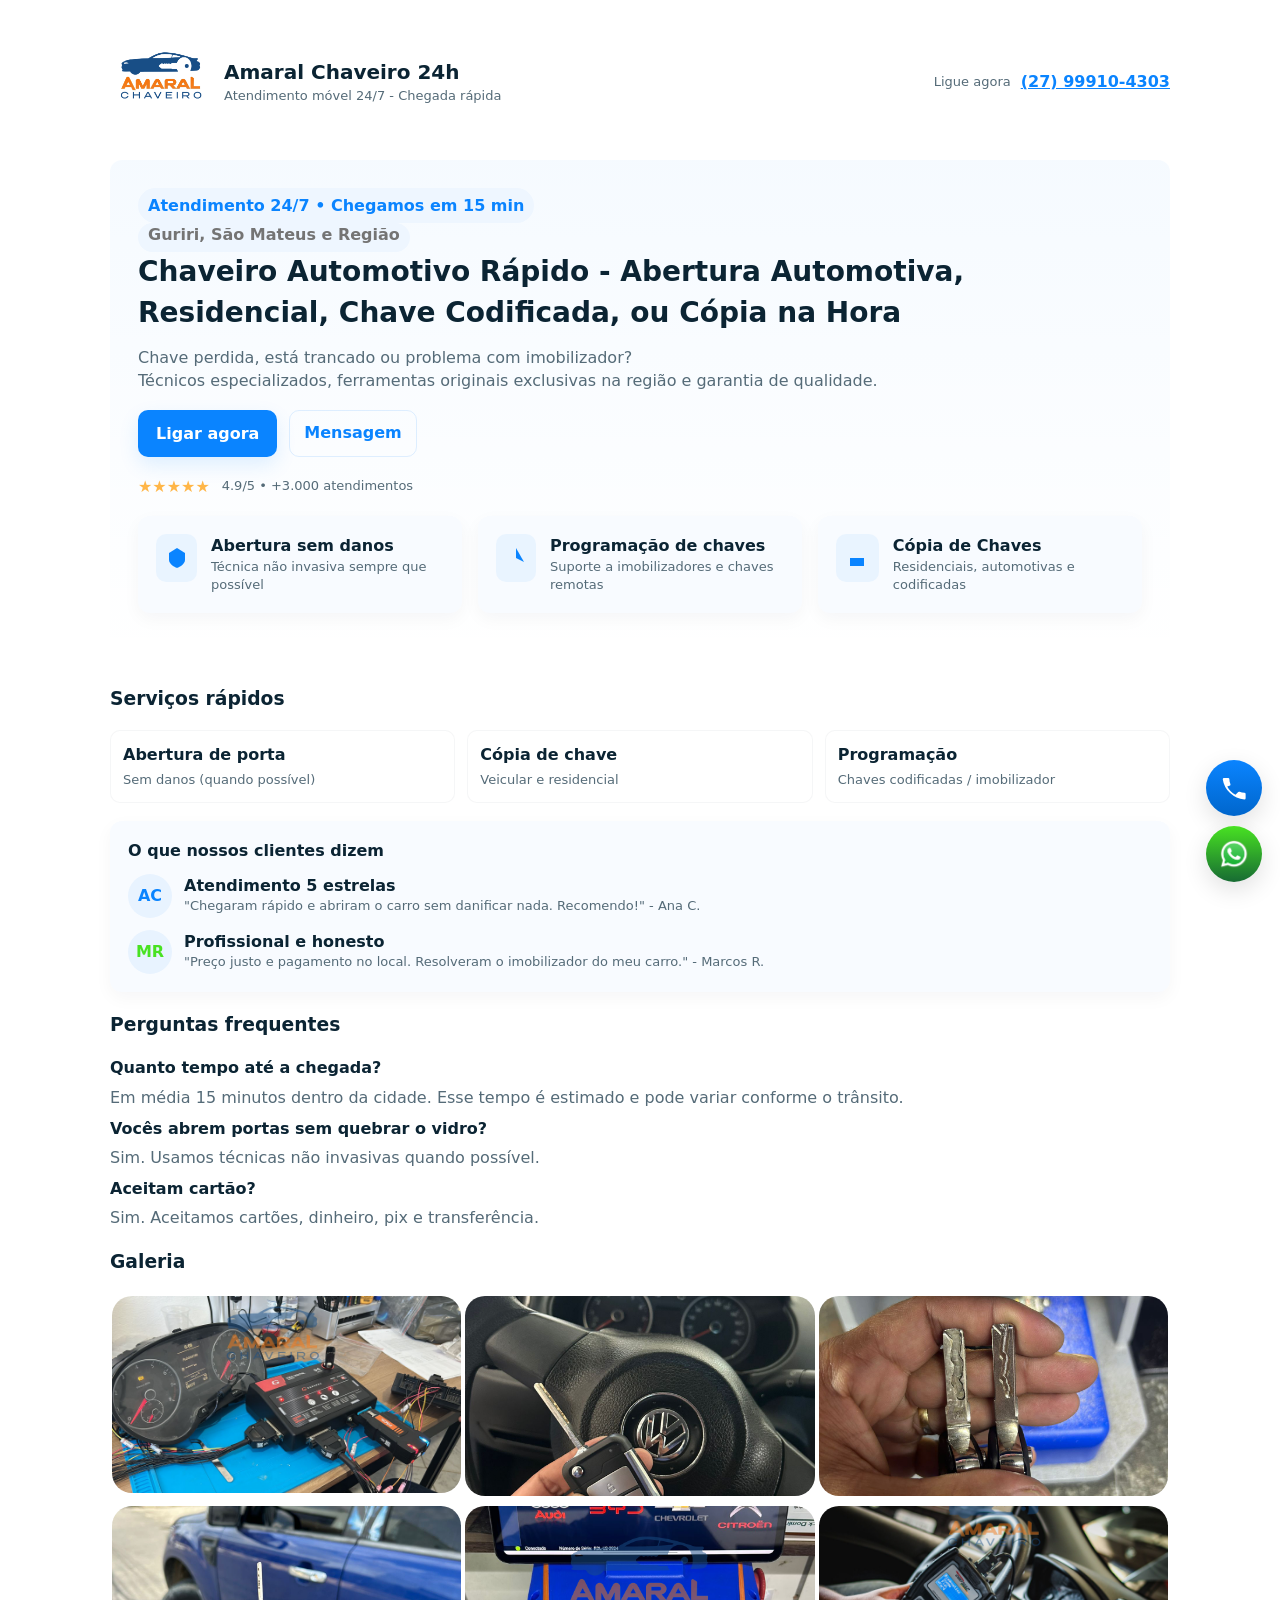
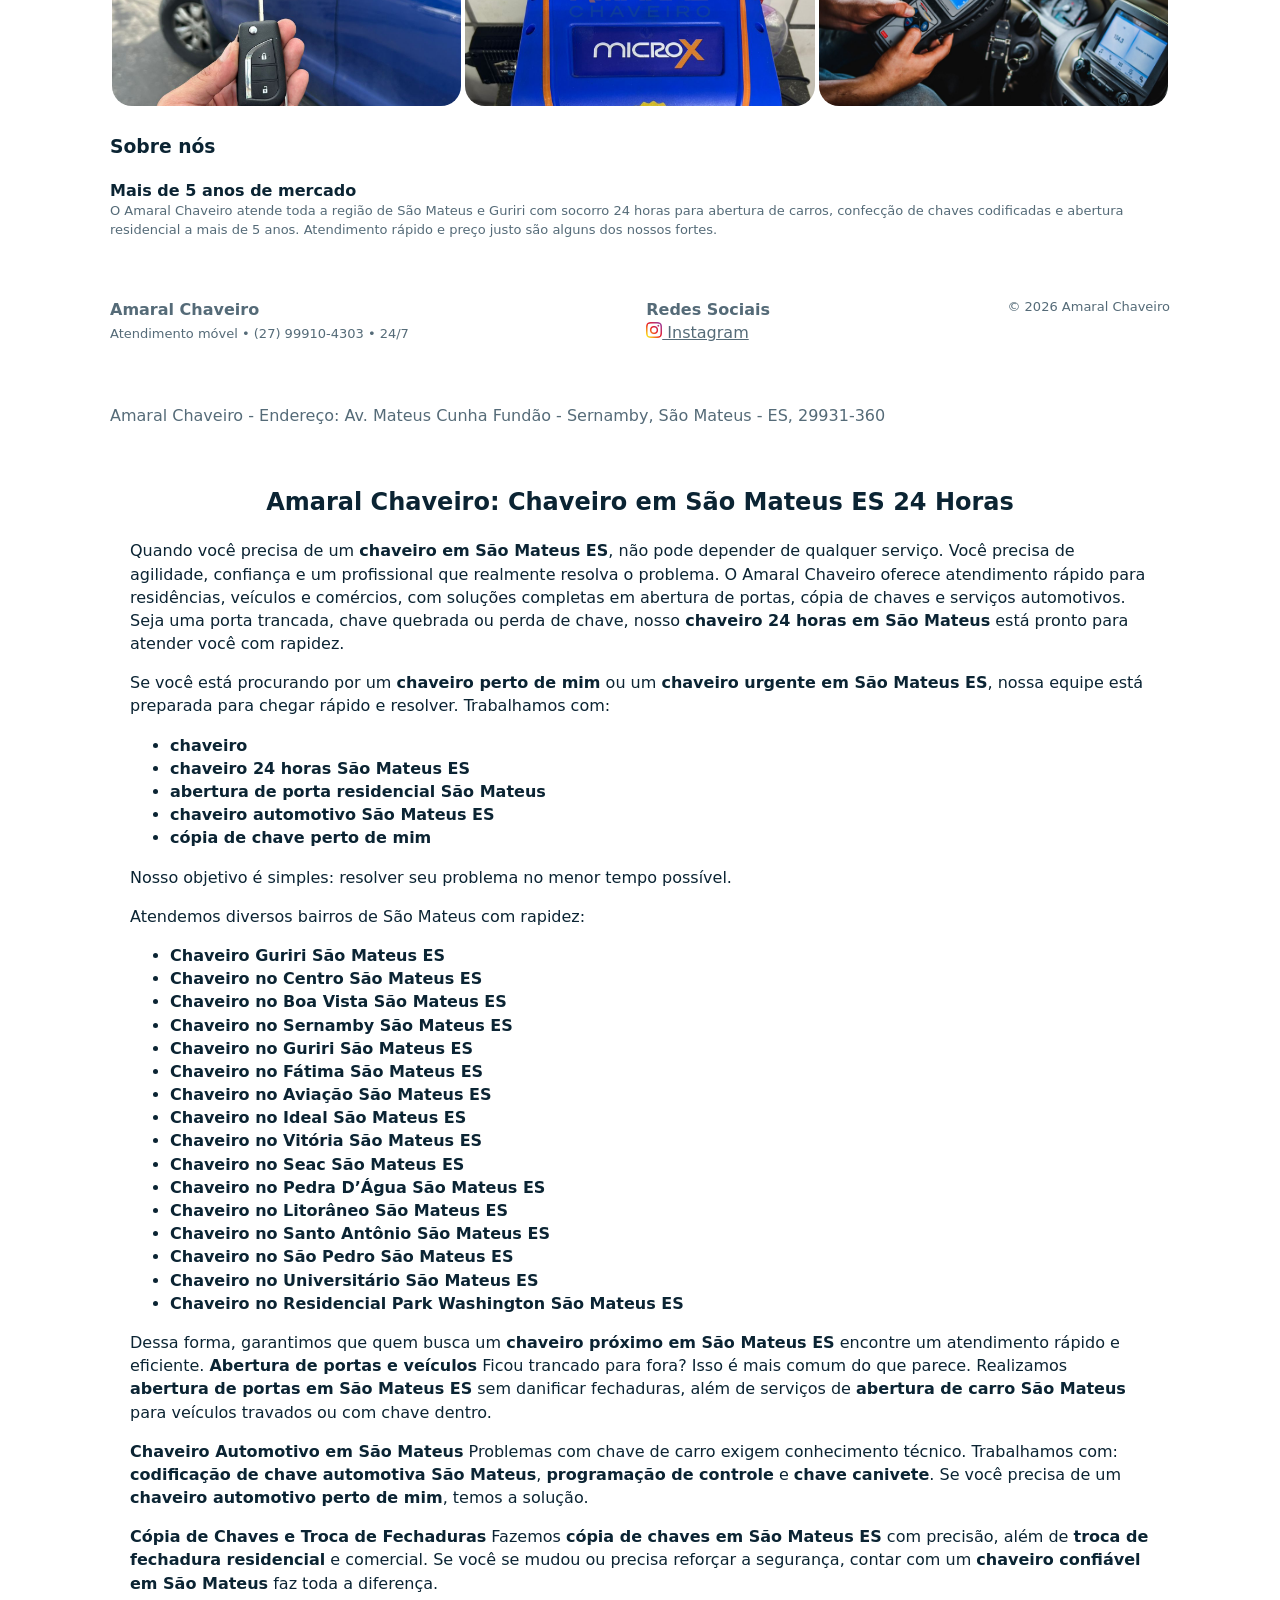
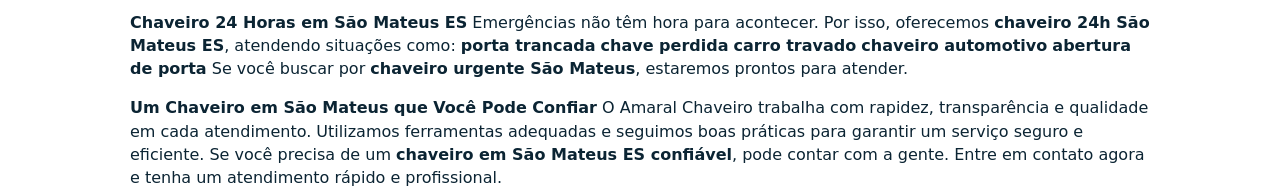
<file: index.html>
<!doctype html>
<html lang="pt-BR">

<head>
  <meta charset="utf-8" />
  <meta name="viewport" content="width=device-width,initial-scale=1" />
  <title>Amaral Chaveiro - Atendimento 24/7 - São Mateus e Guriri ES</title>
  <meta name="keywords"
    content="chaveiro, chaveiro 24 horas, chaveiro automotivo, chaveiro residencial, cópia de chave, programação de chaves, chaveiro urgente, chaveiro próximo, chaveiro em São Mateus ES, chaveiro são mateus, chaveiro guriri" />
  <meta name="description"
    content="Chaveiro automotivo 24/7 — abertura de portas, cópia de chave, programação de chaveiro/immobilizer. Atendimento rápido onde você estiver." />
  <link rel="icon" href="/favicon.ico">
  <link rel="stylesheet" href="/styles.css">
  <link rel="canonical" href="https://www.amaralchaveiro.com.br">
  <meta name="theme-color" content="#0A84FF">
  <meta name="geo.region" content="BR-ES" />
  <meta name="geo.placename" content="Guriri, São Mateus" />
  <meta name="geo.position" content="-18.718968207879676;-39.85638193087853" />
  <meta name="ICBM" content="-18.718968207879676, -39.85638193087853" />



  <script type="application/ld+json">
  {
    "@id": "https://amaralchaveiro.com.br/#organization",
    "@context": "https://schema.org",
    "@type": "LocalBusiness",
    "name": "Amaral Chaveiro",
    "image": "https://amaralchaveiro.com.br/assets/logotipo.png",
    "telephone": "2799104303",
    "address": {
      "@type": "PostalAddress",
      "streetAddress": "Av. Mateus Cunha Fundão - Sernamby, São Mateus - ES",
      "addressLocality": "São Mateus",
      "addressRegion": "ES",
      "postalCode": "29931-360",
      "addressCountry": "BR"
    },
    "openingHours": "Mo-Su 00:00-23:59",
    "priceRange": "$$"
  }
  </script>

  <!-- Google tag (gtag.js) -->
  <script async src="https://www.googletagmanager.com/gtag/js?id=AW-11403976909"></script>
  <script>
    window.dataLayer = window.dataLayer || [];
    function gtag() { dataLayer.push(arguments); }
    gtag('js', new Date());

    gtag('config', 'AW-11403976909');
  </script>
  <!-- Google tag end -->
</head>

<body>

  <div class="container">
    <header>
      <div class="brand" aria-label="Identidade - Amaral Chaveiro">
        <div class="logo" role="img" aria-hidden="true">
          <img src="/assets/logotipo.png" alt="logotipo Amaral Chaveiro">
        </div>
        <div>
          <h1>Amaral Chaveiro 24h</h1>
          <div class="muted small">Atendimento móvel 24/7 - Chegada rápida</div>
        </div>
      </div>

      <div class="cta-top">
        <div class="muted small">Ligue agora</div>
        <a class="phone cta-cel" href="tel:2799104303">(27) 99910-4303</a>
      </div>
    </header>

    <!-- HERO -->
    <section class="hero" aria-labelledby="hero-title">
      <div>
        <span class="pill">Atendimento 24/7 • Chegamos em 15 min</span>
        <br><span class="pill" style="color: rgb(116, 116, 116); margin-top: 0; padding-top: 0;">Guriri, São Mateus e
          Região</span>
        <h2 id="hero-title">Chaveiro Automotivo Rápido - Abertura Automotiva, Residencial, Chave Codificada, ou Cópia na
          Hora</h2>
        <p class="muted">Chave perdida, está trancado ou problema com imobilizador?<br> Técnicos especializados,
          ferramentas originais exclusivas na região e
          garantia de qualidade.</p>

        <div class="div-ctas" aria-label="Chamada para ação">
          <a class="primary-cta cta-cel" href="tel:2799104303" aria-label="Ligar agora">Ligar agora</a>

          <a href="https://api.whatsapp.com/send?phone=5527999104303&text=Quero%20fazer%20um%20or%C3%A7amento"
            class="secondary-cta cta-wpp" id="openModal" aria-haspopup="dialog" style="cursor: pointer;"> Mensagem</a>
        </div>

        <div class="trust" style="margin-top:18px">
          <div class="stars" aria-hidden="true">★★★★★</div>
          <div class="muted small">4.9/5 • +3.000 atendimentos</div>
        </div>

        <div class="grid-3" style="margin-top:18px">
          <div class="card benefit">
            <div class="icon-box" aria-hidden="true">
              <!-- icon -->
              <svg width="24" height="24" viewBox="0 0 24 24">
                <path fill="#0A84FF" d="M12 2L4 7v7c0 5 8 8 8 8s8-3 8-8V7l-8-5z" />
              </svg>
            </div>
            <div>
              <strong>Abertura sem danos</strong>
              <div class="small">Técnica não invasiva sempre que possível</div>
            </div>
          </div>

          <div class="card benefit">
            <div class="icon-box">
              <svg width="24" height="24" viewBox="0 0 24 24">
                <path fill="#0A84FF" d="M12 2v10l8 4" />
              </svg>
            </div>
            <div>
              <strong>Programação de chaves</strong>
              <div class="small">Suporte a imobilizadores e chaves remotas</div>
            </div>
          </div>

          <div class="card benefit">
            <div class="icon-box">
              <svg width="24" height="24" viewBox="0 0 24 24">
                <path fill="#0A84FF" d="M5 12h14v8H5z" />
              </svg>
            </div>
            <div>
              <strong>Cópia de Chaves</strong>
              <div class="small">Residenciais, automotivas e codificadas</div>
            </div>
          </div>

        </div>
      </div>
    </section>

    <!-- SERVIÇOS / PREÇOS -->
    <section style="margin-top: 22px;">
      <div class="div-servicos">
        <h3 style="margin: 0;">Serviços rápidos</h3>
      </div>

      <div class="services" aria-label="Lista de serviços">
        <div class="svc">
          <div>
            <strong>Abertura de porta</strong>
            <small class="muted">Sem danos (quando possível)</small>
          </div>
        </div>

        <div class="svc">
          <div>
            <strong>Cópia de chave</strong>
            <small class="muted">Veicular e residencial</small>
          </div>
        </div>

        <div class="svc">
          <div>
            <strong>Programação</strong>
            <small class="muted">Chaves codificadas / imobilizador</small>
          </div>
        </div>

      </div>
    </section>

    <!-- PROVA SOCIAL -->
    <section class="div-p-social">
      <div class="card" style="flex:1;min-width:260px">
        <strong>O que nossos clientes dizem</strong>
        <div style="margin-top:12px">
          <div style="display:flex;gap:12px;align-items:flex-start">
            <div class="foto-avaliacao">
              AC</div>
            <div>
              <strong>Atendimento 5 estrelas</strong>
              <div class="small muted">"Chegaram rápido e abriram o carro sem danificar nada. Recomendo!" - Ana C.</div>
            </div>
          </div>

          <div style="margin-top:12px;display:flex;gap:12px;align-items:flex-start">
            <div class="foto-avaliacao v2">
              MR</div>
            <div>
              <strong>Profissional e honesto</strong>
              <div class="small muted">"Preço justo e pagamento no local. Resolveram o imobilizador do meu carro." -
                Marcos R.</div>
            </div>
          </div>
        </div>
      </div>

    </section>

    <!-- FAQ -->
    <section style="margin-top:18px">
      <h3>Perguntas frequentes</h3>
      <div style="margin-top:12px" role="list">
        <div class="faq-item" role="listitem">
          <div class="faq-q">Quanto tempo até a chegada?</div>
          <div class="faq-a">Em média 15 minutos dentro da cidade. Esse tempo é estimado e pode variar conforme o
            trânsito.
          </div>
        </div>

        <div class="faq-item">
          <div class="faq-q">Vocês abrem portas sem quebrar o vidro?</div>
          <div class="faq-a">Sim. Usamos técnicas não invasivas quando possível.</div>
        </div>

        <div class="faq-item">
          <div class="faq-q">Aceitam cartão?</div>
          <div class="faq-a">Sim. Aceitamos cartões, dinheiro, pix e transferência.</div>
        </div>
      </div>
    </section>
    <section>
      <h3>Galeria</h3>
      <div class="div-services">
        <div class="div-service-photo">
          <img src="/assets/services/1.png" alt="programação de painel automotivo e chave codificada em São Mateus ES"
            class="service-photo">
        </div>
        <div class="div-service-photo">
          <img src="/assets/services/2.png" alt="chave canivete Volkswagen sendo programada dentro do veículo"
            class="service-photo">
        </div>
        <div class="div-service-photo">
          <img src="/assets/services/3.png" alt="lâminas de chave automotiva desgastadas prontas para cópia"
            class="service-photo">
        </div>
        <div class="div-service-photo">
          <img src="/assets/services/4.png" alt="chave automotiva codificada para carro SUV em serviço de chaveiro"
            class="service-photo">
        </div>
        <div class="div-service-photo">
          <img src="/assets/services/6.png"
            alt="equipamento profissional Micro X para programação de chaves automotivas" class="service-photo">
        </div>
        <div class="div-service-photo">
          <img src="/assets/services/5.png" alt="diagnóstico automotivo e programação de chave dentro do veículo"
            class="service-photo">
        </div>

      </div>
    </section>

    <!-- FAQ -->
    <section style="margin-top:18px">
      <h3>Sobre nós</h3>
      <strong>Mais de 5 anos de mercado</strong>
      <div class="small muted">
        O Amaral Chaveiro atende toda a região de São Mateus e Guriri com socorro 24 horas para abertura de carros,
        confecção de chaves codificadas e abertura residencial a mais de 5 anos. Atendimento rápido e preço justo são
        alguns dos nossos fortes.
      </div>
    </section>

    <footer>
      <div>
        <strong>Amaral Chaveiro</strong><br>
        <small class="muted">Atendimento móvel • (27) 99910-4303 • 24/7</small>
        <br>
        <br>
      </div>
      <div>
        <strong>Redes Sociais</strong><br>
        <a href="https://www.instagram.com/amaral_chaveiro/" class="muted"><img src="./assets/instagram.jpg"
            style="width: 1rem;" alt="ícone do Instagram"> Instagram</a>
      </div>
      <div class="muted small">© <span id="year"></span> Amaral Chaveiro</div>
      <p>Amaral Chaveiro - Endereço: Av. Mateus Cunha Fundão - Sernamby, São Mateus - ES, 29931-360</p>
    </footer>

    <section style="padding: 0 20px; margin-top: 10px;">
      <h2 style="text-align: center;">Amaral Chaveiro: Chaveiro em São Mateus ES 24 Horas</h2>

      <p>
        Quando você precisa de um <strong>chaveiro em São Mateus ES</strong>, não pode depender de qualquer serviço.
        Você precisa de agilidade, confiança e um profissional que realmente resolva o problema.

        O Amaral Chaveiro oferece atendimento rápido para residências, veículos e comércios, com soluções completas
        em abertura de portas, cópia de chaves e serviços automotivos.

        Seja uma porta trancada, chave quebrada ou perda de chave, nosso <strong>chaveiro 24 horas em São
          Mateus</strong>
        está pronto para atender você com rapidez.
      </p>

      <p>
        Se você está procurando por um <strong>chaveiro perto de mim</strong> ou um
        <strong>chaveiro urgente em São Mateus ES</strong>, nossa equipe está preparada para chegar rápido e resolver.

        Trabalhamos com:

      <ul>
        <li><strong>chaveiro</strong></li>
        <li><strong>chaveiro 24 horas São Mateus ES</strong></li>
        <li><strong>abertura de porta residencial São Mateus</strong></li>
        <li><strong>chaveiro automotivo São Mateus ES</strong></li>
        <li><strong>cópia de chave perto de mim</strong></li>
      </ul>

      Nosso objetivo é simples: resolver seu problema no menor tempo possível.
      </p>

      <p>
        Atendemos diversos bairros de São Mateus com rapidez:
      </p>

      <ul>
        <li><strong>Chaveiro Guriri São Mateus ES</strong></li>
        <li><strong>Chaveiro no Centro São Mateus ES</strong></li>
        <li><strong>Chaveiro no Boa Vista São Mateus ES</strong></li>
        <li><strong>Chaveiro no Sernamby São Mateus ES</strong></li>
        <li><strong>Chaveiro no Guriri São Mateus ES</strong></li>
        <li><strong>Chaveiro no Fátima São Mateus ES</strong></li>
        <li><strong>Chaveiro no Aviação São Mateus ES</strong></li>
        <li><strong>Chaveiro no Ideal São Mateus ES</strong></li>
        <li><strong>Chaveiro no Vitória São Mateus ES</strong></li>
        <li><strong>Chaveiro no Seac São Mateus ES</strong></li>
        <li><strong>Chaveiro no Pedra D’Água São Mateus ES</strong></li>
        <li><strong>Chaveiro no Litorâneo São Mateus ES</strong></li>
        <li><strong>Chaveiro no Santo Antônio São Mateus ES</strong></li>
        <li><strong>Chaveiro no São Pedro São Mateus ES</strong></li>
        <li><strong>Chaveiro no Universitário São Mateus ES</strong></li>
        <li><strong>Chaveiro no Residencial Park Washington São Mateus ES</strong></li>
      </ul>

      <p>
        Dessa forma, garantimos que quem busca um <strong>chaveiro próximo em São Mateus ES</strong> encontre um
        atendimento rápido e eficiente.

        <strong>Abertura de portas e veículos</strong>

        Ficou trancado para fora? Isso é mais comum do que parece.

        Realizamos <strong>abertura de portas em São Mateus ES</strong> sem danificar fechaduras, além de serviços de
        <strong>abertura de carro São Mateus</strong> para veículos travados ou com chave dentro.
      </p>

      <p>
        <strong>Chaveiro Automotivo em São Mateus</strong>

        Problemas com chave de carro exigem conhecimento técnico.

        Trabalhamos com:
        <strong>codificação de chave automotiva São Mateus</strong>,
        <strong>programação de controle</strong> e
        <strong>chave canivete</strong>.

        Se você precisa de um <strong>chaveiro automotivo perto de mim</strong>, temos a solução.
      </p>

      <p>
        <strong>Cópia de Chaves e Troca de Fechaduras</strong>

        Fazemos <strong>cópia de chaves em São Mateus ES</strong> com precisão, além de
        <strong>troca de fechadura residencial</strong> e comercial.

        Se você se mudou ou precisa reforçar a segurança, contar com um
        <strong>chaveiro confiável em São Mateus</strong> faz toda a diferença.
      </p>

      <p>
        <strong>Chaveiro 24 Horas em São Mateus ES</strong>

        Emergências não têm hora para acontecer.

        Por isso, oferecemos <strong>chaveiro 24h São Mateus ES</strong>, atendendo situações como:

        <strong>porta trancada</strong>

        <strong>chave perdida</strong>

        <strong>carro travado</strong>

        <strong>chaveiro automotivo</strong>

        <strong>abertura de porta</strong>

        Se você buscar por <strong>chaveiro urgente São Mateus</strong>, estaremos prontos para atender.
      </p>

      <p>
        <strong>Um Chaveiro em São Mateus que Você Pode Confiar</strong>

        O Amaral Chaveiro trabalha com rapidez, transparência e qualidade em cada atendimento.

        Utilizamos ferramentas adequadas e seguimos boas práticas para garantir um serviço seguro e eficiente.

        Se você precisa de um <strong>chaveiro em São Mateus ES confiável</strong>, pode contar com a gente.

        Entre em contato agora e tenha um atendimento rápido e profissional.
      </p>
    </section>

  </div>

  <!-- FLOATING CTAs -->
  <div class="float-ctas" aria-hidden="false">
    <a class="call-btn cta-cel" href="tel:2799104303" title="Ligar agora" aria-label="Ligar agora">
      <!-- phone icon -->
      <svg width="30" height="30" viewBox="0 0 24 24" fill="none">
        <path
          d="M6.6 10.8a15 15 0 006.6 6.6l2.2-2.2a1 1 0 011.1-.2c1.2.5 2.5.8 3.8.8a1 1 0 011 1v3.3a1 1 0 01-1 1A19 19 0 013 5a1 1 0 011-1h3.3a1 1 0 011 1c0 1.3.3 2.6.8 3.8.2.4 0 .9-.2 1.1L6.6 10.8z"
          fill="#fff" />
      </svg>
    </a>

    <a class="wa-btn cta-wpp"
      href="https://api.whatsapp.com/send?phone=5527999104303&text=Quero%20fazer%20um%20or%C3%A7amento" title="WhatsApp"
      aria-label="Abrir WhatsApp">
      <!-- whatsapp icon -->
      <img src="./assets/whatsapp.png" alt="ícone do Whatsapp" style="width: 30px; height: 30px;">
    </a>
  </div>

  <script>
    const yearEl = document.getElementById('year');
    if (yearEl) yearEl.textContent = new Date().getFullYear();
  </script>
  <script src="./index.js"></script>
</body>

</html>
</file>
<file: styles.css>
/* RESET + BASE */
:root {
    --bg: #ffffff;
    --text: #0b2433;
    --muted: #556b78;
    --accent: #0A84FF;
    /* azul petróleo */
    --accent-2: #48e222;
    /* coral */
    --card: #f8fbff;
    --success: #16a34a;
    --glass: rgba(10, 132, 255, 0.06);
    --radius: 12px;
    --maxw: 1100px;
    font-family: Inter, ui-sans-serif, system-ui, -apple-system, "Segoe UI", Roboto, "Helvetica Neue", Arial;
}

* {
    box-sizing: border-box
}

html,
body {
    height: 100%
}

body {
    margin: 0;
    background: var(--bg);
    color: var(--text);
    -webkit-font-smoothing: antialiased;
    -moz-osx-font-smoothing: grayscale;
    line-height: 1.45;
    padding-bottom: 120px;
    /* espaço para CTAs fixos */
}

/* LAYOUT */
.container {
    max-width: var(--maxw);
    margin: 32px auto;
    padding: 0 20px
}

header {
    display: flex;
    align-items: center;
    justify-content: space-between;
    gap: 16px;
    margin-bottom: 28px
}

.brand {
    display: flex;
    align-items: center;
    gap: 14px
}

.logo {
    display: flex;
    flex-direction: column;
    gap: 10px;
    align-items: center;
    justify-content: center;
    width: 100px;
    height: 100px
}

.logo img {
    width: 100%;
    height: 100%;
    object-fit: contain
}

.brand h1 {
    font-size: 20px;
    margin: 0;
    font-weight: 700
}

.phone {
    font-weight: 600;
    color: var(--accent)
}

.cta-top {
    display: flex;
    gap: 10px;
    align-items: center
}

/* HERO */
.hero {
    background: linear-gradient(180deg, rgba(10, 132, 255, 0.04), transparent);
    border-radius: var(--radius);
    padding: 28px;
    display: grid;
    grid-template-columns: 1fr;
    gap: 28px;
    align-items: center;
}



.hero h2 {
    font-size: 28px;
    margin: 0 0 12px
}

.hero p {
    margin: 0 0 18px;
    color: var(--muted)
}

.hero .primary-cta {
    display: inline-block;
    background: var(--accent);
    color: white;
    padding: 12px 18px;
    border-radius: 10px;
    font-weight: 700;
    text-decoration: none;
    box-shadow: 0 8px 20px rgba(10, 132, 255, 0.12);
}

.hero .secondary-cta {
    background: transparent;
    border: 1px solid rgba(10, 132, 255, 0.12);
    padding: 10px 14px;
    border-radius: 10px;
    text-decoration: none;
    color: var(--accent);
    font-weight: 600
}

/* CARD */
.card {
    background: var(--card);
    padding: 18px;
    border-radius: 12px;
    box-shadow: 0 6px 18px rgba(11, 36, 51, 0.04);
}

/* QUICK-FORM (lado direito do hero) */
.quick-form {
    display: flex;
    flex-direction: column;
    gap: 12px
}

.input {
    width: 100%;
    padding: 12px;
    border-radius: 10px;
    border: 1px solid #e6eef7;
    background: white
}

.small {
    font-size: 13px;
    color: var(--muted)
}

.btn-full {
    background: var(--accent);
    color: white;
    padding: 12px;
    border-radius: 10px;
    border: 0;
    font-weight: 700;
    cursor: pointer
}

.btn-ghost {
    background: transparent;
    border: 1px solid rgba(0, 0, 0, 0.06);
    padding: 10px;
    border-radius: 10px
}

/* BENEFÍCIOS */
.grid-3 {
    display: grid;
    grid-template-columns: repeat(3, 1fr);
    gap: 16px;
    margin: 22px 0;
    justify-content: center;
}



.benefit {
    display: flex;
    gap: 14px;
    align-items: flex-start
}

.icon-box {
    width: 48px;
    height: 48px;
    border-radius: 10px;
    background: var(--glass);
    display: grid;
    place-items: center
}

/* PROVA SOCIAL */
.trust {
    display: flex;
    gap: 12px;
    align-items: center;
    margin-top: 10px
}

.stars {
    color: #FFB648;
    font-weight: 700
}

/* SERVIÇOS */
.services {
    display: grid;
    grid-template-columns: repeat(3, 1fr);
    gap: 12px;
    margin-top: 18px
}


.svc {
    padding: 12px;
    border-radius: 10px;
    background: white;
    border: 1px solid rgba(11, 36, 51, 0.04);
    display: flex;
    justify-content: space-between;
    align-items: center
}

.svc strong {
    display: block
}

/* FAQ */
.faq-item {
    margin-bottom: 8px
}

.faq-q {
    font-weight: 700
}

.faq-a {
    color: var(--muted);
    margin-top: 6px
}

/* FOOTER */
footer {
    margin-top: 36px;
    padding: 22px 0;
    color: var(--muted);
    display: flex;
    justify-content: space-between;
    gap: 20px;
    flex-wrap: wrap
}

/* FLOATING CTA */
.float-ctas {
    position: fixed;
    right: 18px;
    bottom: 18px;
    display: flex;
    flex-direction: column;
    gap: 10px;
    z-index: 1000;
}

.float-ctas a {
    display: inline-grid;
    place-items: center;
    width: 56px;
    height: 56px;
    border-radius: 999px;
    text-decoration: none;
    color: white;
    font-weight: 700;
    box-shadow: 0 8px 24px rgba(0, 0, 0, 0.12)
}

.call-btn {
    background: linear-gradient(180deg, var(--accent), #0066cc)
}

.wa-btn {
    background: linear-gradient(180deg, var(--accent-2), #176b33)
}

/* micro */
.muted {
    color: var(--muted)
}

.pill {
    display: inline-block;
    padding: 6px 10px;
    border-radius: 999px;
    background: #eef6ff;
    color: var(--accent);
    font-weight: 700
}

small {
    font-size: 13px;
    color: var(--muted)
}

.div-ctas {
    margin-top: 18px;
    display: flex;
    gap: 12px;
    flex-wrap: wrap;
}

.div-servicos {
    display: flex;
    justify-content: space-between;
    align-items: center;
    gap: 12px
}

.div-p-social {
    margin-top: 18px;
    display: flex;
    gap: 16px;
    flex-wrap: wrap
}

.foto-avaliacao {
    width: 44px;
    height: 44px;
    border-radius: 44px;
    background: #e8f3ff;
    display: grid;
    place-items: center;
    font-weight: 700;
    color: var(--accent)
}

.div-services {
    display: flex;
    flex-wrap: wrap;
    justify-content: center;
    flex-direction: row;
}

.div-service-photo {
    flex: 1 1 30%;
    margin: 2px;
}

.service-photo {
    width: 100%;
    max-height: 200px;
    object-fit: cover;
    border-radius: 20px !important;
}

.v2 {
    color: var(--accent-2)
}

/* accessible focus */
a:focus,
button:focus,
input:focus {
    outline: 3px solid rgba(10, 132, 255, 0.12);
    outline-offset: 3px
}

@media (max-width:880px) {
    .div-services {
        display: flex;
        flex-wrap: wrap;
        justify-content: center;
        align-items: center;
        gap: 10px;
    }

    .div-service-photo {
        flex: 1 1 55%;
        margin: 2px;

    }

    .service-photo {
        height: 200px;
        object-fit: cover;
        border-radius: 20px !important;
    }

    .svc {
        justify-content: center !important;
    }

    .cta-top {
        flex-direction: column;
    }

    .hero {
        grid-template-columns: 1fr
    }

    .services {
        grid-template-columns: 1fr
    }

    .grid-3 {
        grid-template-columns: 1fr
    }

    .div-ctas {
        justify-content: center
    }

}

/* minimal responsive */
@media (max-width:520px) {
    .brand h1 {
        font-size: 16px
    }

    .hero h2 {
        font-size: 22px
    }

    .logo svg {
        width: 40px;
        height: 40px
    }
}
</file>
